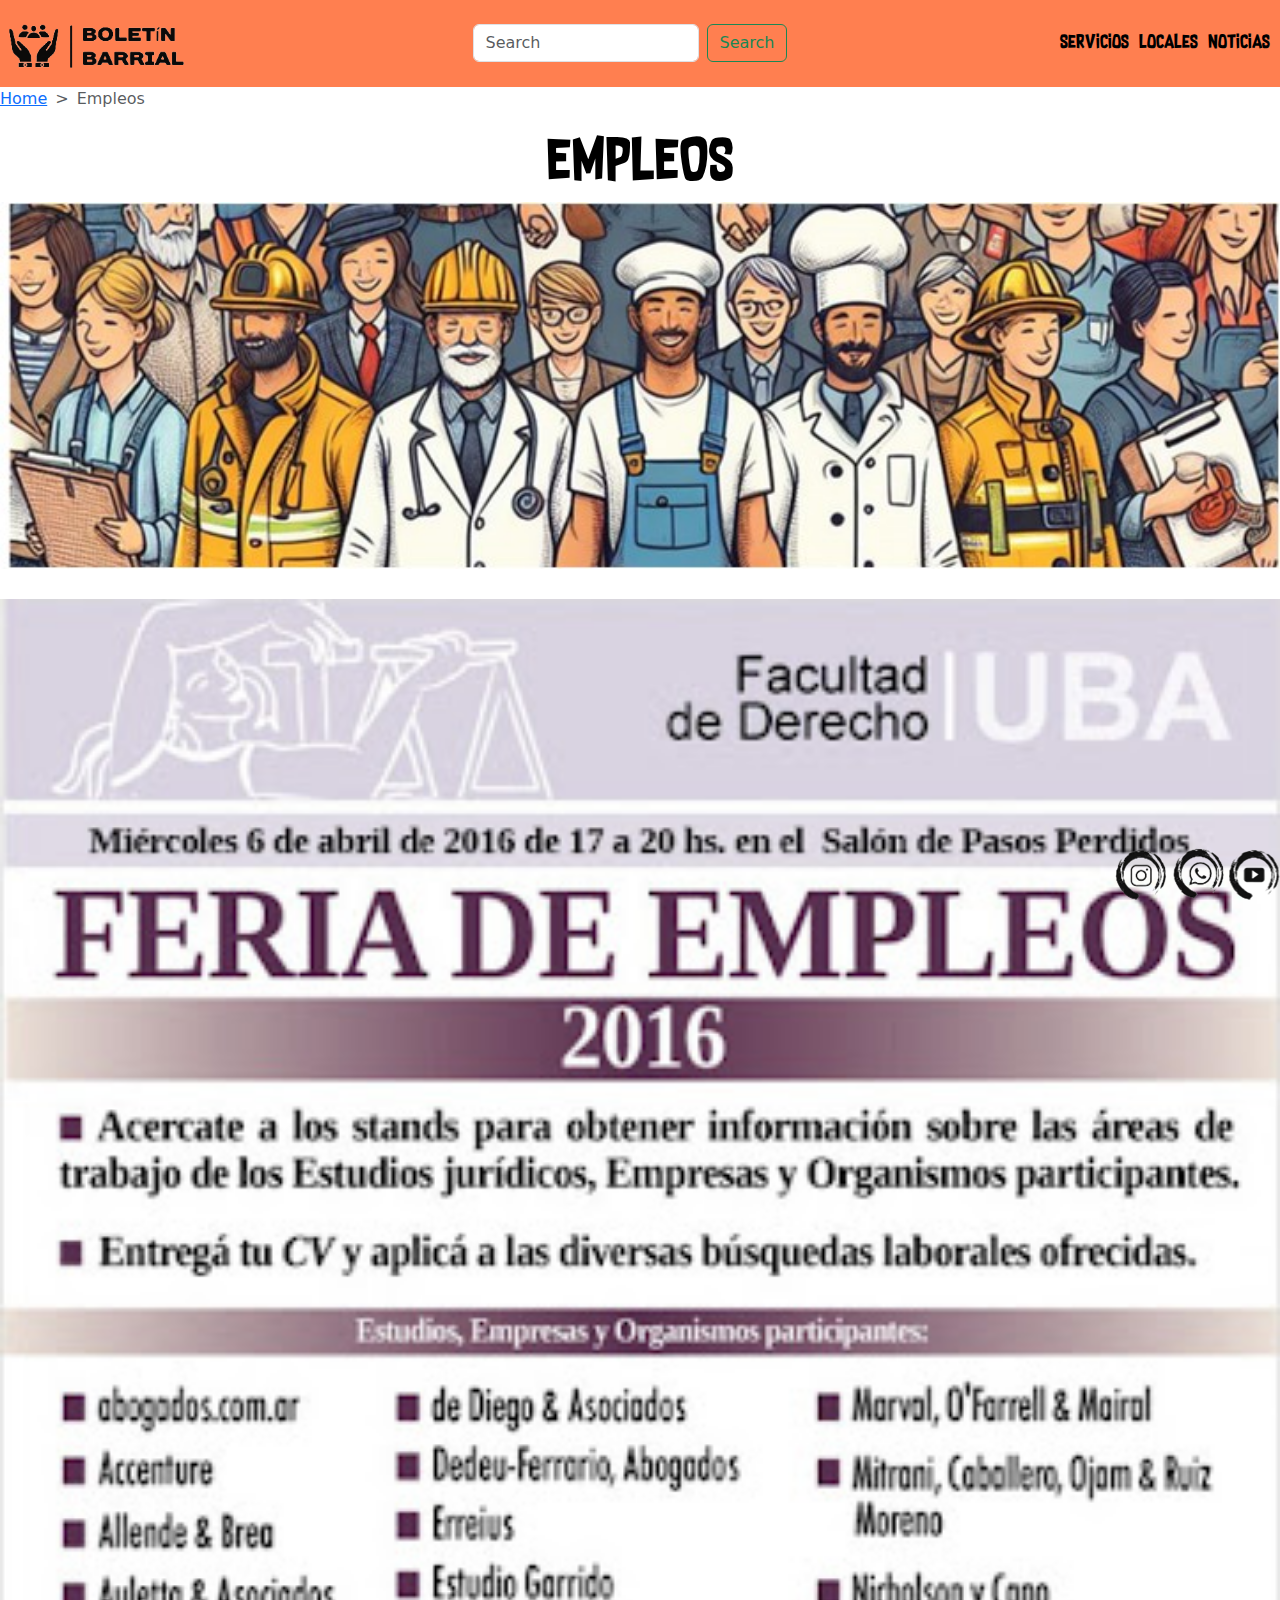
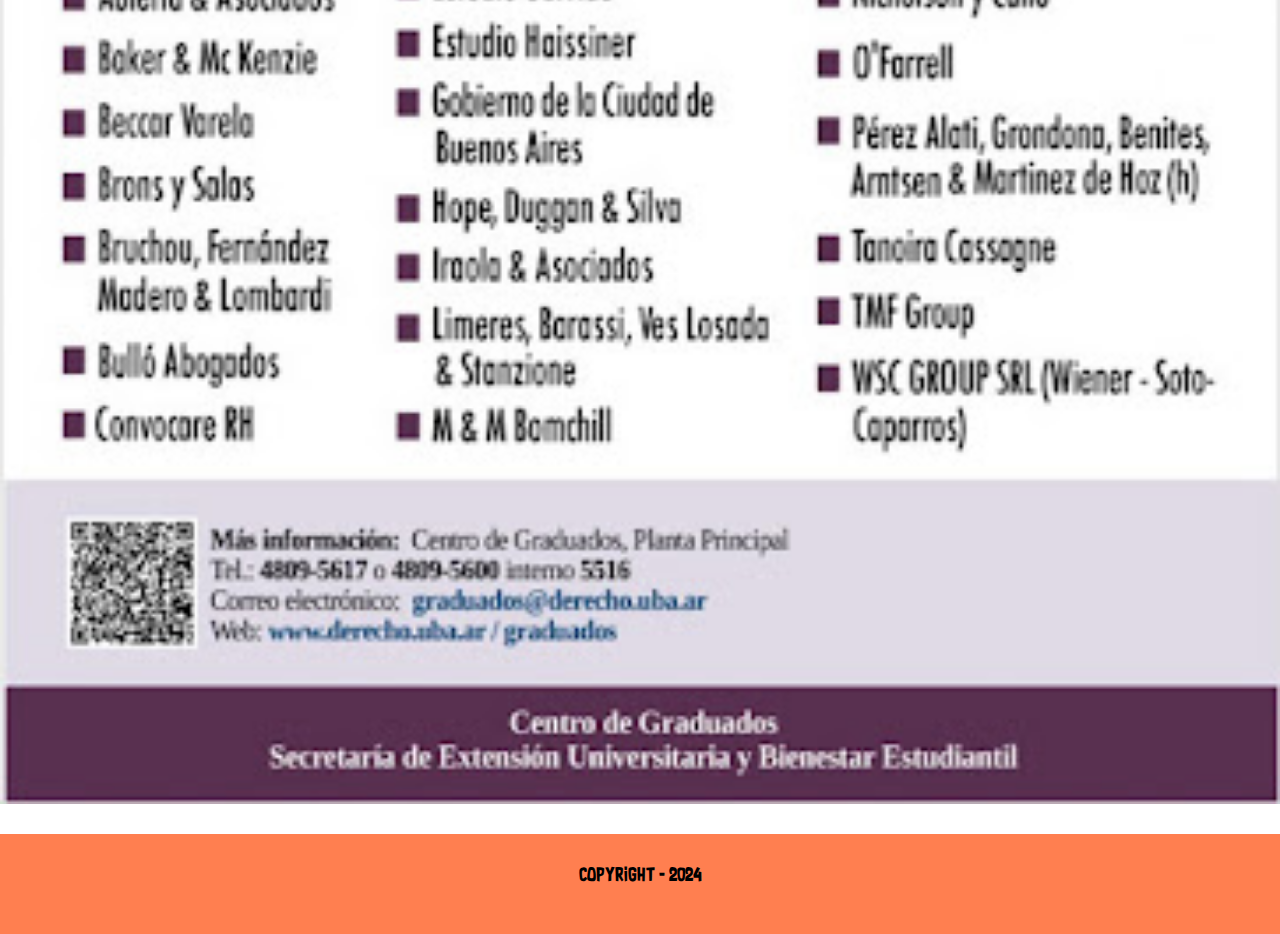
<file: pages/empleos.html>
<!DOCTYPE html>
<html lang="en">
<head>
    <meta charset="UTF-8">
    <meta name="viewport" content="width=device-width, initial-scale=1.0">
    <title>Empleos</title>
    <link rel="stylesheet" href="../css/style.css">
    <link href="https://cdn.jsdelivr.net/npm/bootstrap@5.3.3/dist/css/bootstrap.min.css" rel="stylesheet" integrity="sha384-QWTKZyjpPEjISv5WaRU9OFeRpok6YctnYmDr5pNlyT2bRjXh0JMhjY6hW+ALEwIH" crossorigin="anonymous">
    <link rel="icon" type="image/png" href="../assets/img/Favicon.png" />
</head>
<body>
    <header>
        <nav class="nav">
            <a href="../index.html"><img class="logo" src="../assets/img/logo.png" alt="Logo"></a>
            <form class="d-flex" role="search">
                <input class="form-control me-2" type="search" placeholder="Search" aria-label="Search">
                <button class="btn btn-outline-success" type="submit">Search</button>
             </form>
            <div class="menu">
                <a href="./servicios.html">Servicios</a>
                <a href="./locales.html">Locales</a>
                <a href="./noticias.html">Noticias</a>
            </div>
        </nav>
        </header>
    <main>
        <section>
            <nav style="--bs-breadcrumb-divider: '>';" aria-label="breadcrumb">
                <ol class="breadcrumb">
                  <li class="breadcrumb-item"><a href="../index.html">Home</a></li>
                  <li class="breadcrumb-item active" aria-current="page">Empleos</li>
                </ol>
              </nav>
        </section>
        <section>
            <div class="secciones">
                <a href="./empleos.html"> EMPLEOS
                    <img src="../assets/img/trabajadores.jpg" alt="Empleos" class="paginas">
                    <img src="../assets/img/listaEmpleos.jpg" alt="Empleos">
                </a>
            </div>
        </section>
    </main>
</body>
<footer>
    <div>
        <div class="copyright">
            <p>Copyright - 2024</p>
        </div>
        <div class="redesSociales">
            <a href="https://www.instagram.com/">
                <img src="../assets/img/Instagram.png" alt="Instagram"></a>
            <a href="https://www.whatsapp.com/?lang=es_LA">
                <img src="../assets/img/whatsapp.png" alt="Whatsapp"></a>
            <a href="https://www.youtube.com/">
                <img src="../assets/img/youtube.png" alt="Youtube"></a>
            </div>
        </div>
</footer>
</html>
</file>
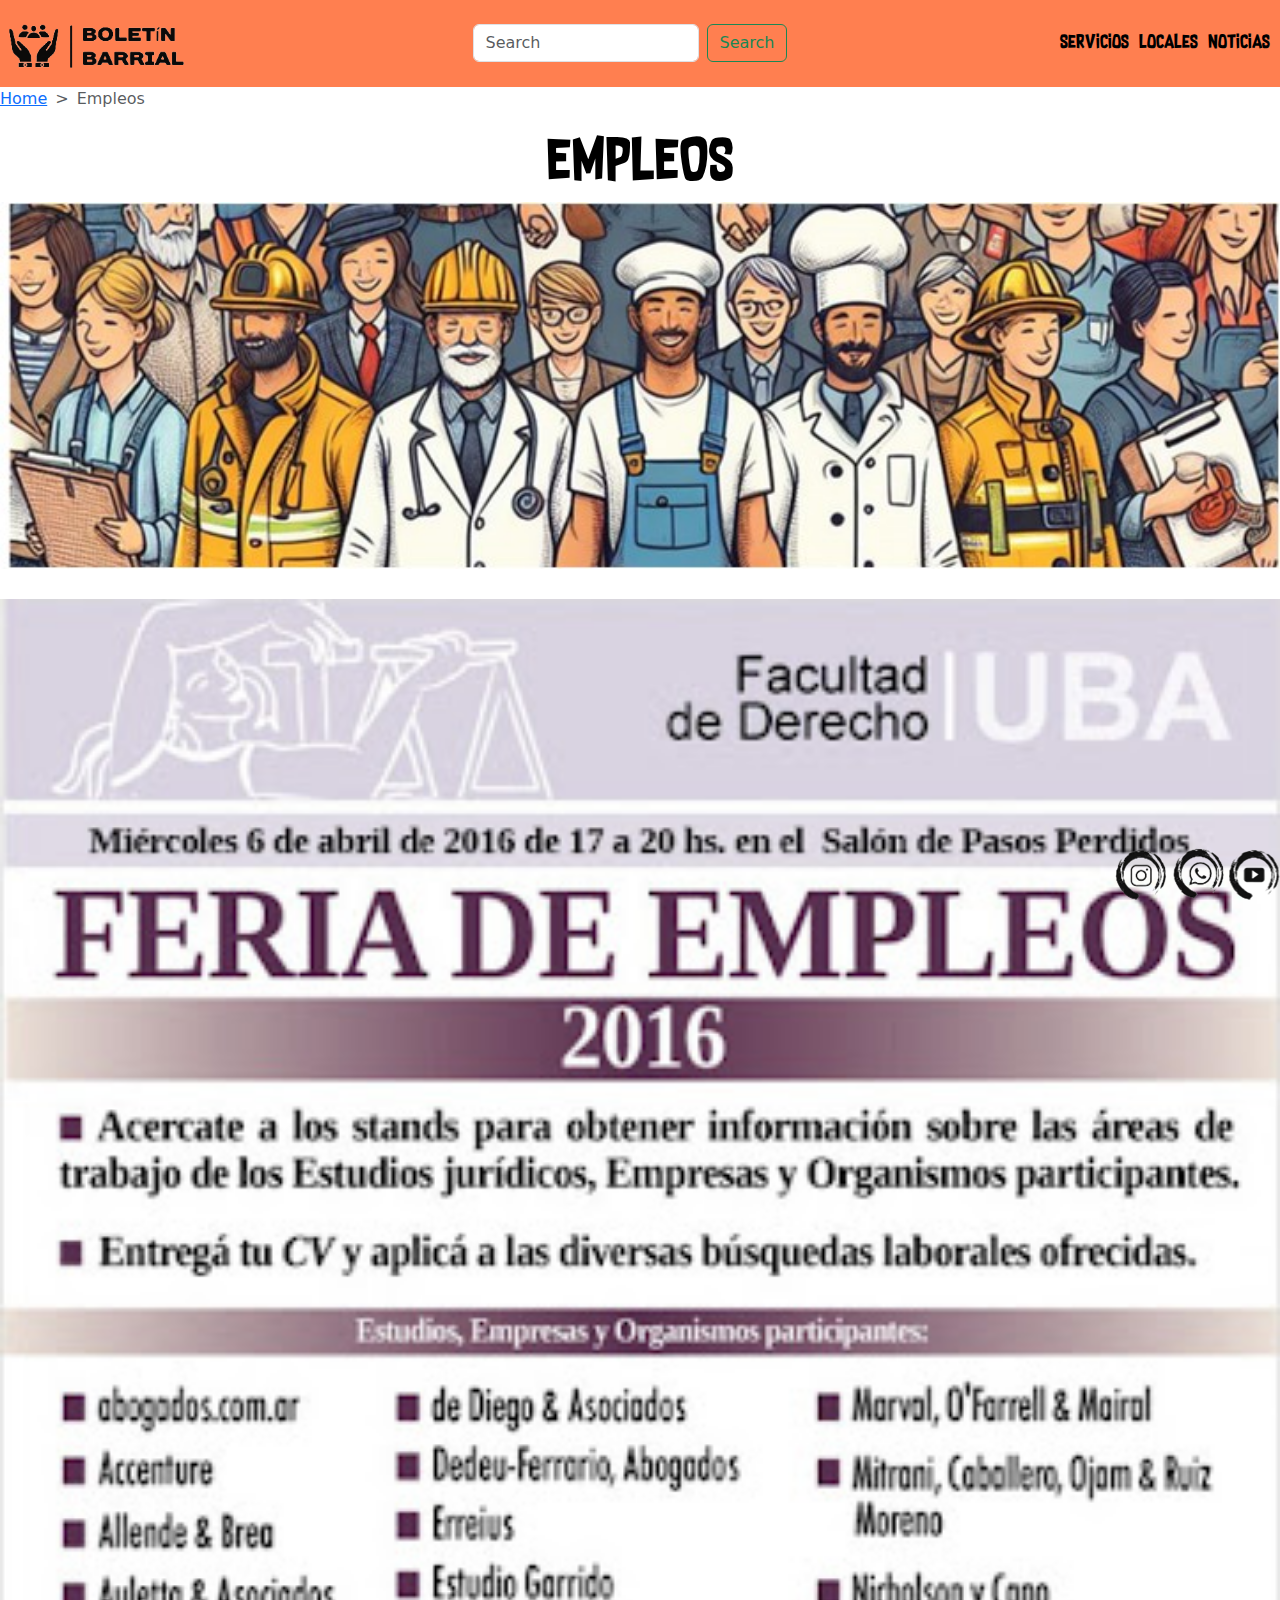
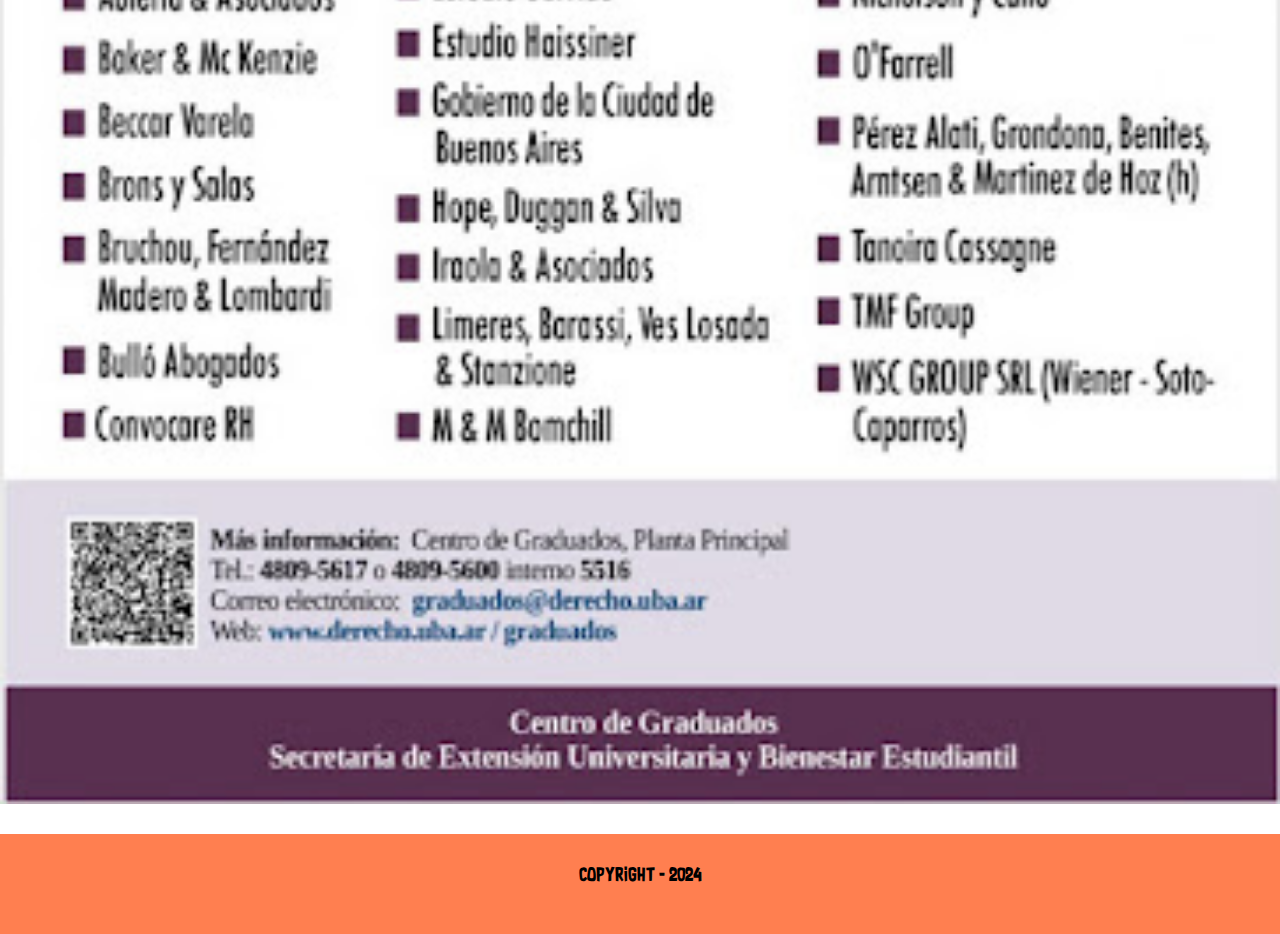
<file: pages/empleos2.html>
<!DOCTYPE html>
<html lang="en">
<head>
    <meta charset="UTF-8">
    <meta name="viewport" content="width=device-width, initial-scale=1.0">
    <title>Empleos</title>
    <link rel="stylesheet" href="../css/style.css">
    <link href="https://cdn.jsdelivr.net/npm/bootstrap@5.3.3/dist/css/bootstrap.min.css" rel="stylesheet" integrity="sha384-QWTKZyjpPEjISv5WaRU9OFeRpok6YctnYmDr5pNlyT2bRjXh0JMhjY6hW+ALEwIH" crossorigin="anonymous">
    <link rel="icon" type="image/png" href="../assets/img/Favicon.png" />
</head>
<body>
    <header>
        <nav class="nav">
            <a href="../index2.html"><img class="logo" src="../assets/img/logo.png" alt="Logo"></a>
            <form class="d-flex" role="search">
                <input class="form-control me-2" type="search" placeholder="Search" aria-label="Search">
                <button class="btn btn-outline-success" type="submit">Search</button>
             </form>
            <div class="menu">
                <a href="../pages/servicios2.html">Servicios</a>
                <a href="../pages/locales2.html">Locales</a>
                <a href="../pages/noticias2.html">Noticias</a>
            </div>
        </nav>
        </header>
    <main>
        <section>
            <nav style="--bs-breadcrumb-divider: '>';" aria-label="breadcrumb">
                <ol class="breadcrumb">
                  <li class="breadcrumb-item"><a href="../index2.html">Home</a></li>
                  <li class="breadcrumb-item active" aria-current="page">Empleos</li>
                </ol>
              </nav>
        </section>
        <section>
            <div class="secciones">
                <a href="../pages/empleos2.html"> EMPLEOS
                    <img src="../assets/img/trabajadores.jpg" alt="Empleos" class="paginas">
                    <img src="../assets/img/listaEmpleos.jpg" alt="Empleos">
                </a>
            </div>
        </section>
    </main>
</body>
<footer>
    <div>
        <div class="copyright">
            <p>Copyright - 2024</p>
        </div>
        <div class="redesSociales">
            <a href="https://www.instagram.com/" target="_blank">
                <img src="../assets/img/Instagram.png" alt="Instagram"></a>
            <a href="https://www.whatsapp.com/?lang=es_LA" target="_blank">
                <img src="../assets/img/whatsapp.png" alt="Whatsapp"></a>
            <a href="https://www.youtube.com/" target="_blank">
                <img src="../assets/img/youtube.png" alt="Youtube"></a>
            </div>
        </div>
</footer>
</html>
</file>
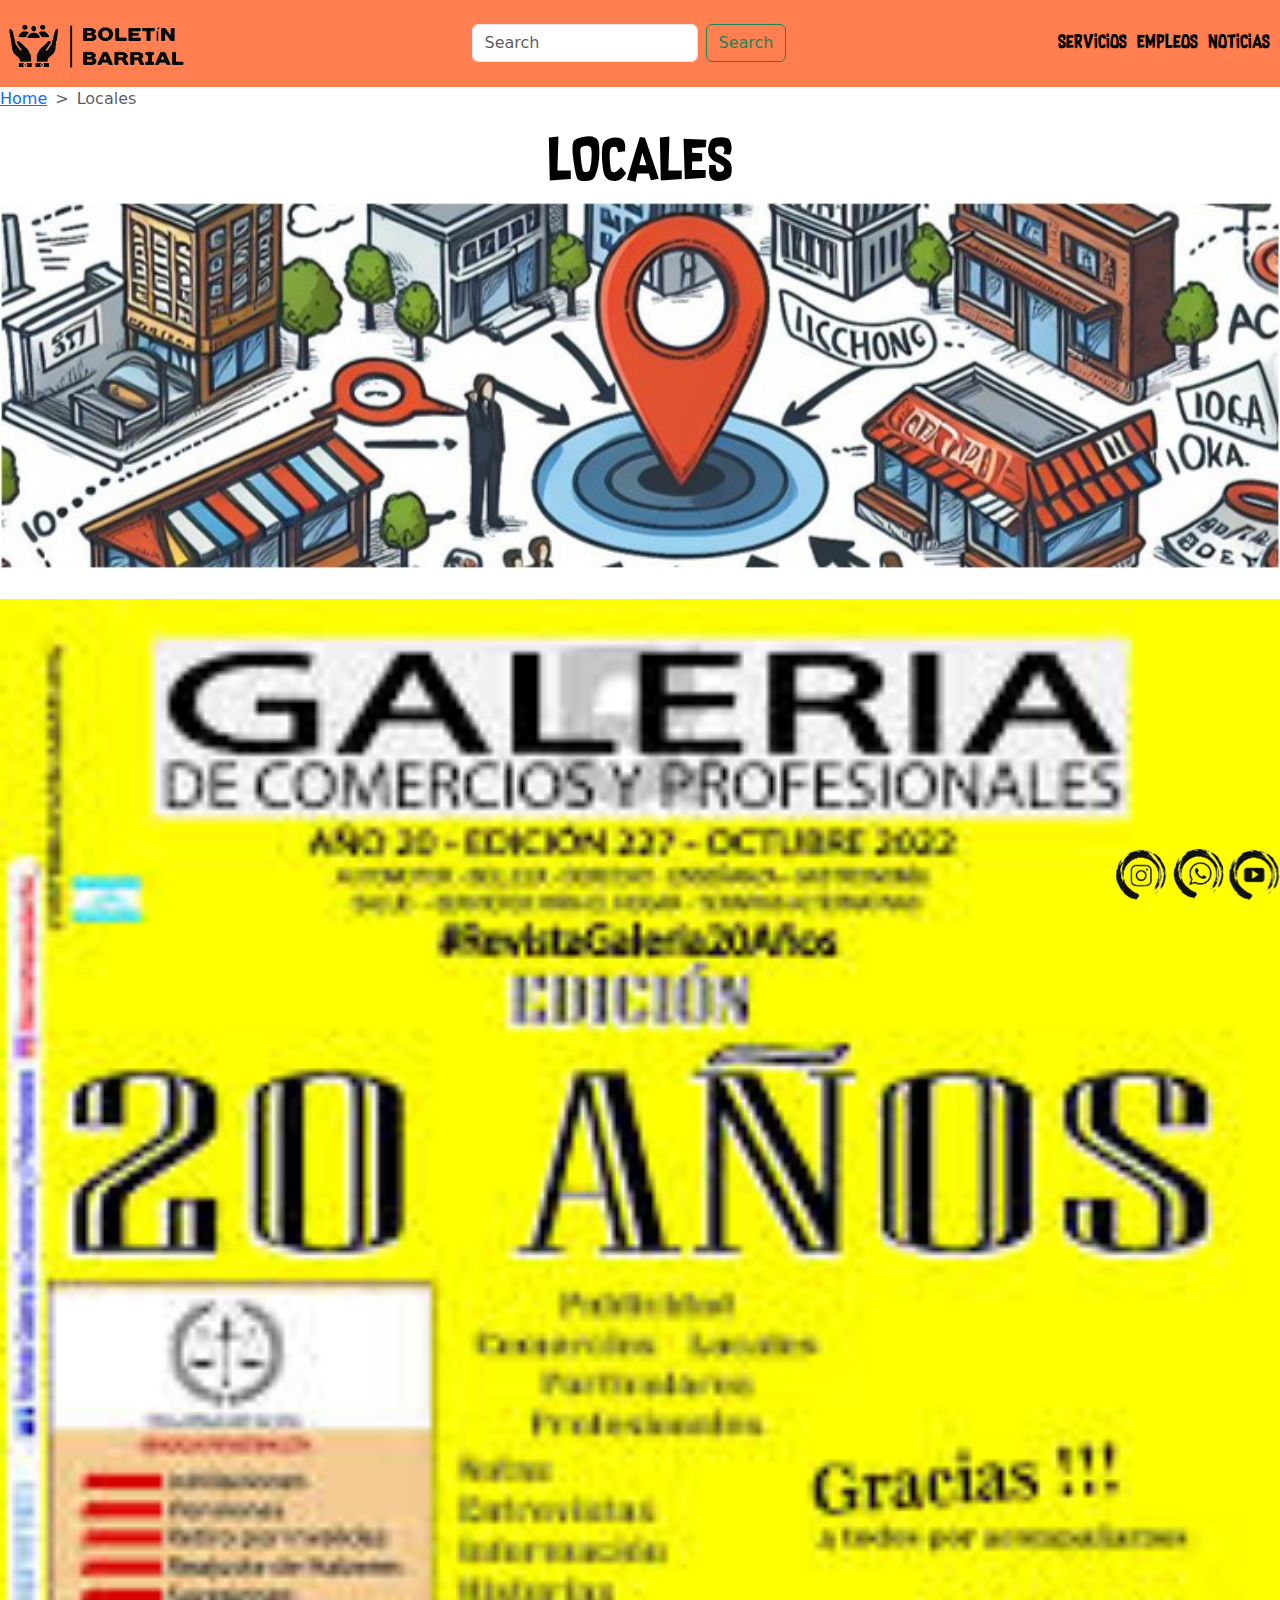
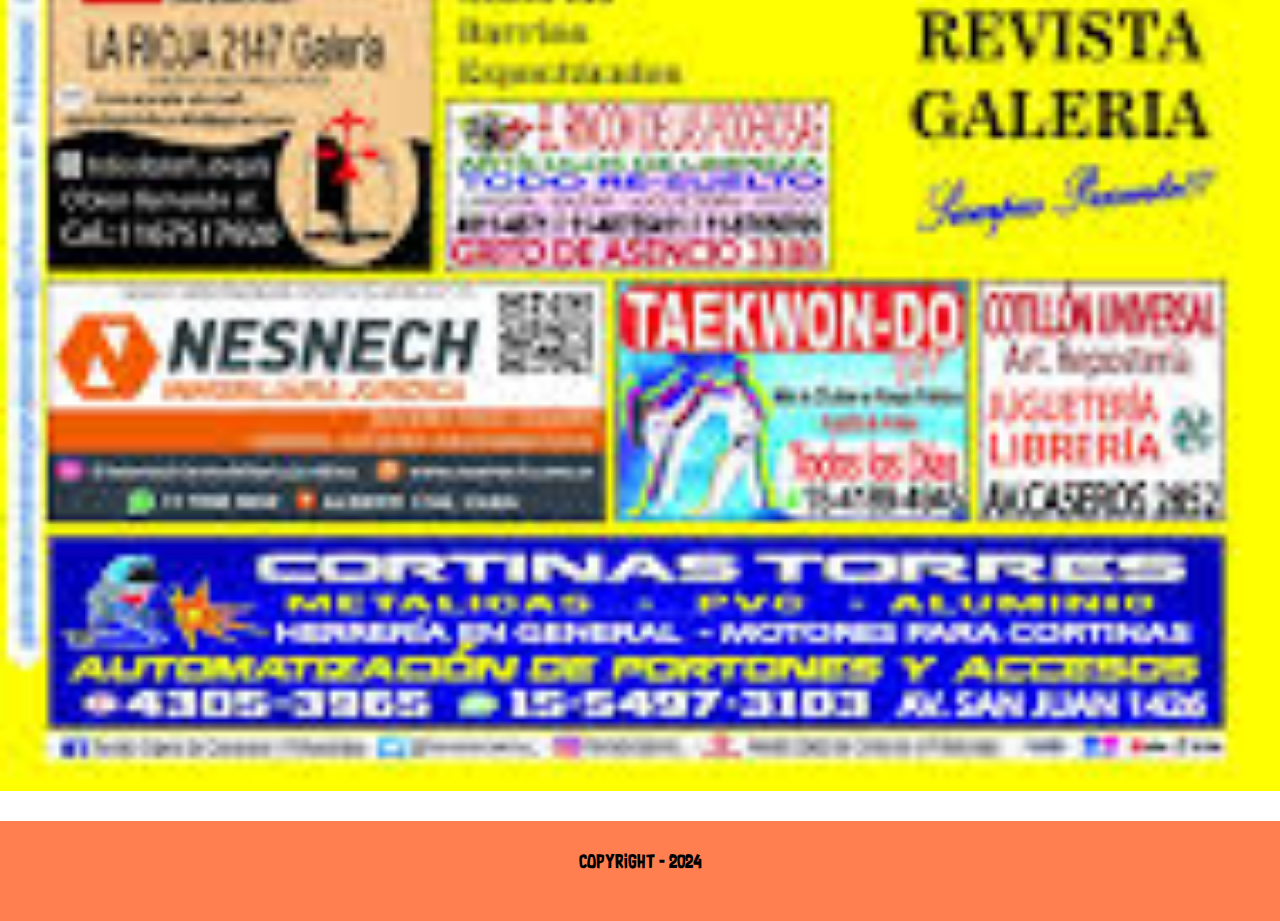
<file: pages/locales.html>
<!DOCTYPE html>
<html lang="en">
<head>
    <meta charset="UTF-8">
    <meta name="viewport" content="width=device-width, initial-scale=1.0">
    <title>Locales</title>
    <link rel="stylesheet" href="../css/style.css">
    <link href="https://cdn.jsdelivr.net/npm/bootstrap@5.3.3/dist/css/bootstrap.min.css" rel="stylesheet" integrity="sha384-QWTKZyjpPEjISv5WaRU9OFeRpok6YctnYmDr5pNlyT2bRjXh0JMhjY6hW+ALEwIH" crossorigin="anonymous">
    <link rel="icon" type="image/png" href="../assets/img/Favicon.png" />
</head>
<body>
    <header>
        <nav class="nav">
            <a href="../index.html"><img class="logo" src="../assets/img/logo.png" alt="Logo"></a>
            <form class="d-flex" role="search">
                <input class="form-control me-2" type="search" placeholder="Search" aria-label="Search">
                <button class="btn btn-outline-success" type="submit">Search</button>
             </form>
            <div class="menu">
                <a href="../pages/servicios.html">Servicios</a>
                <a href="../pages/empleos.html">Empleos</a>
                <a href="../pages/noticias.html">Noticias</a>
            </div>
        </nav>
    </header>
    <main>
        <section>
            <nav style="--bs-breadcrumb-divider: '>';" aria-label="breadcrumb">
                <ol class="breadcrumb">
                  <li class="breadcrumb-item"><a href="../index.html">Home</a></li>
                  <li class="breadcrumb-item active" aria-current="page">Locales</li>
                </ol>
              </nav>
        </section>
        <section>
            <div class="secciones">
                <a href="../pages/locales.html"> LOCALES
                    <img src="../assets/img/locales.jpg" alt="Locales" class="paginas">
                    <img src="../assets/img/propagandas.jpeg" alt="Locales">
                </a>
            </div>
        </section>
    </main>
</body>
<footer>
    <div>
        <div class="copyright">
            <p>Copyright - 2024</p>
        </div>
        <div class="redesSociales">
            <a href="https://www.instagram.com/" target="_blank">
                <img src="../assets/img/Instagram.png" alt="Instagram"></a>
            <a href="https://www.whatsapp.com/?lang=es_LA" target="_blank">
                <img src="../assets/img/whatsapp.png" alt="Whatsapp"></a>
            <a href="https://www.youtube.com/" target="_blank">
                <img src="../assets/img/youtube.png" alt="Youtube"></a>
            </div>
        </div>
</footer>
</html>
</file>
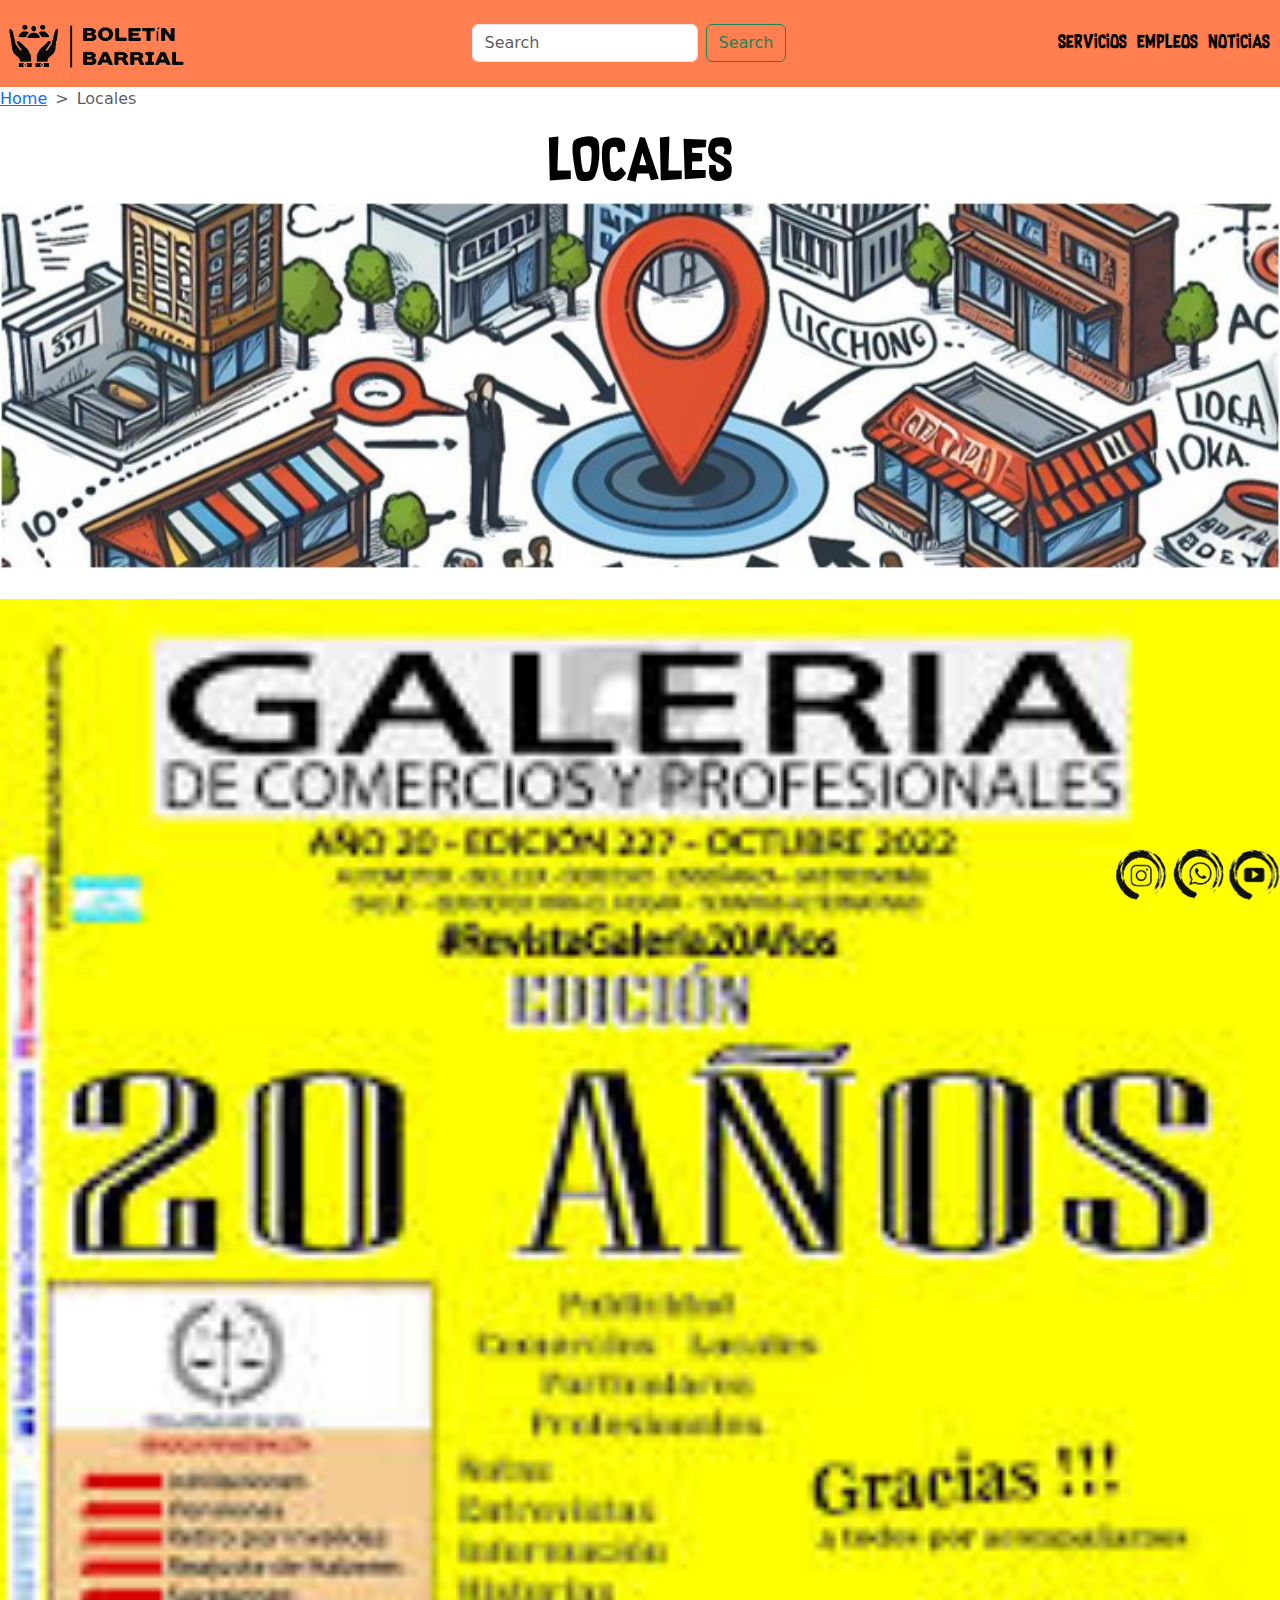
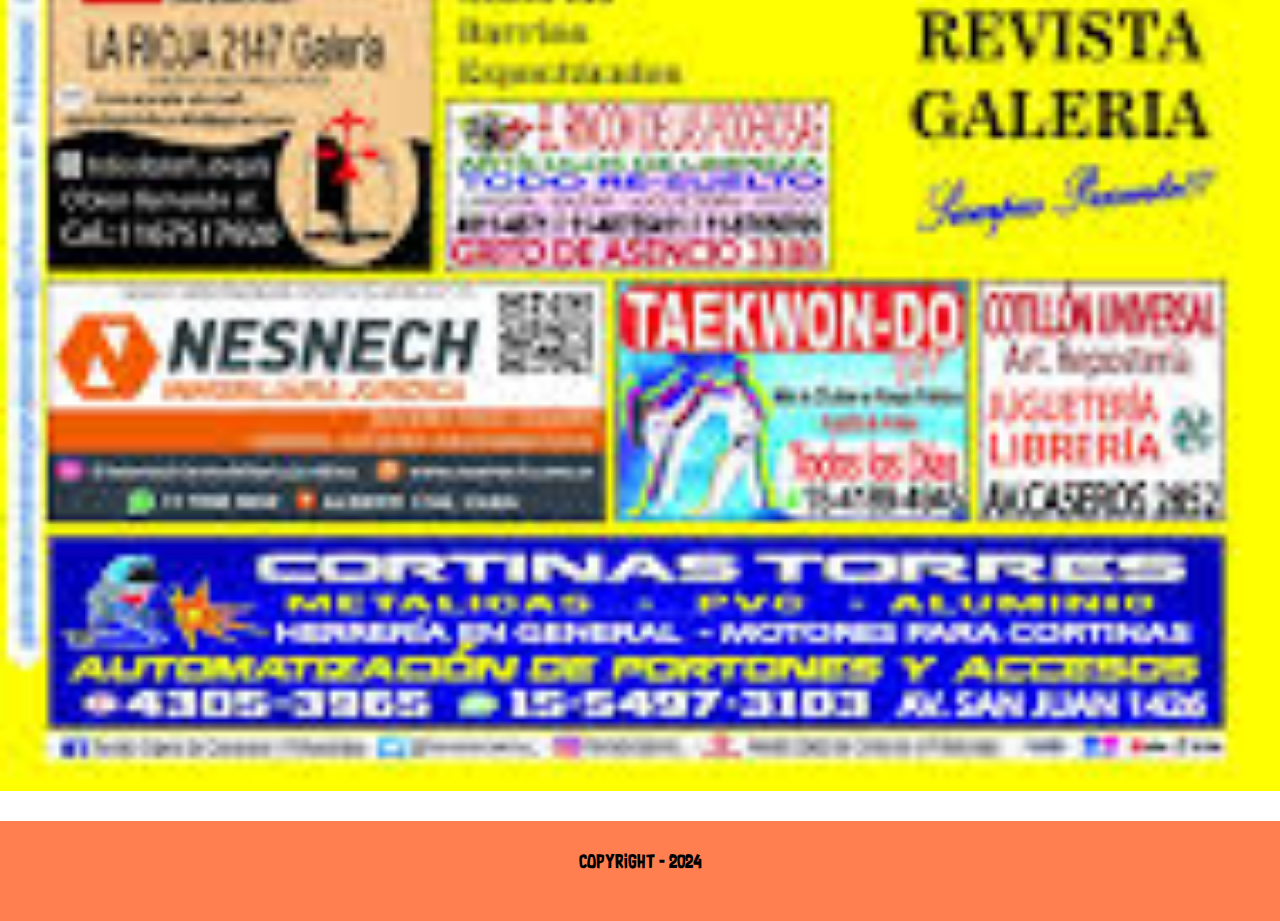
<file: pages/locales2.html>
<!DOCTYPE html>
<html lang="en">
<head>
    <meta charset="UTF-8">
    <meta name="viewport" content="width=device-width, initial-scale=1.0">
    <title>Locales</title>
    <link rel="stylesheet" href="../css/style.css">
    <link href="https://cdn.jsdelivr.net/npm/bootstrap@5.3.3/dist/css/bootstrap.min.css" rel="stylesheet" integrity="sha384-QWTKZyjpPEjISv5WaRU9OFeRpok6YctnYmDr5pNlyT2bRjXh0JMhjY6hW+ALEwIH" crossorigin="anonymous">
    <link rel="icon" type="image/png" href="../assets/img/Favicon.png" />
</head>
<body>
    <header>
        <nav class="nav">
            <a href="../index2.html"><img class="logo" src="../assets/img/logo.png" alt="Logo"></a>
            <form class="d-flex" role="search">
                <input class="form-control me-2" type="search" placeholder="Search" aria-label="Search">
                <button class="btn btn-outline-success" type="submit">Search</button>
             </form>
            <div class="menu">
                <a href="../pages/servicios2.html">Servicios</a>
                <a href="../pages/empleos2.html">Empleos</a>
                <a href="../pages/noticias2.html">Noticias</a>
            </div>
        </nav>
    </header>
    <main>
        <section>
            <nav style="--bs-breadcrumb-divider: '>';" aria-label="breadcrumb">
                <ol class="breadcrumb">
                  <li class="breadcrumb-item"><a href="../index2.html">Home</a></li>
                  <li class="breadcrumb-item active" aria-current="page">Locales</li>
                </ol>
              </nav>
        </section>
        <section>
            <div class="secciones">
                <a href="../pages/locales2.html"> LOCALES
                    <img src="../assets/img/locales.jpg" alt="Locales" class="paginas">
                    <img src="../assets/img/propagandas.jpeg" alt="Locales">
                </a>
            </div>
        </section>
    </main>
</body>
<footer>
    <div>
        <div class="copyright">
            <p>Copyright - 2024</p>
        </div>
        <div class="redesSociales">
            <a href="https://www.instagram.com/" target="_blank">
                <img src="../assets/img/Instagram.png" alt="Instagram"></a>
            <a href="https://www.whatsapp.com/?lang=es_LA" target="_blank">
                <img src="../assets/img/whatsapp.png" alt="Whatsapp"></a>
            <a href="https://www.youtube.com/" target="_blank">
                <img src="../assets/img/youtube.png" alt="Youtube"></a>
            </div>
        </div>
</footer>
</html>
</file>
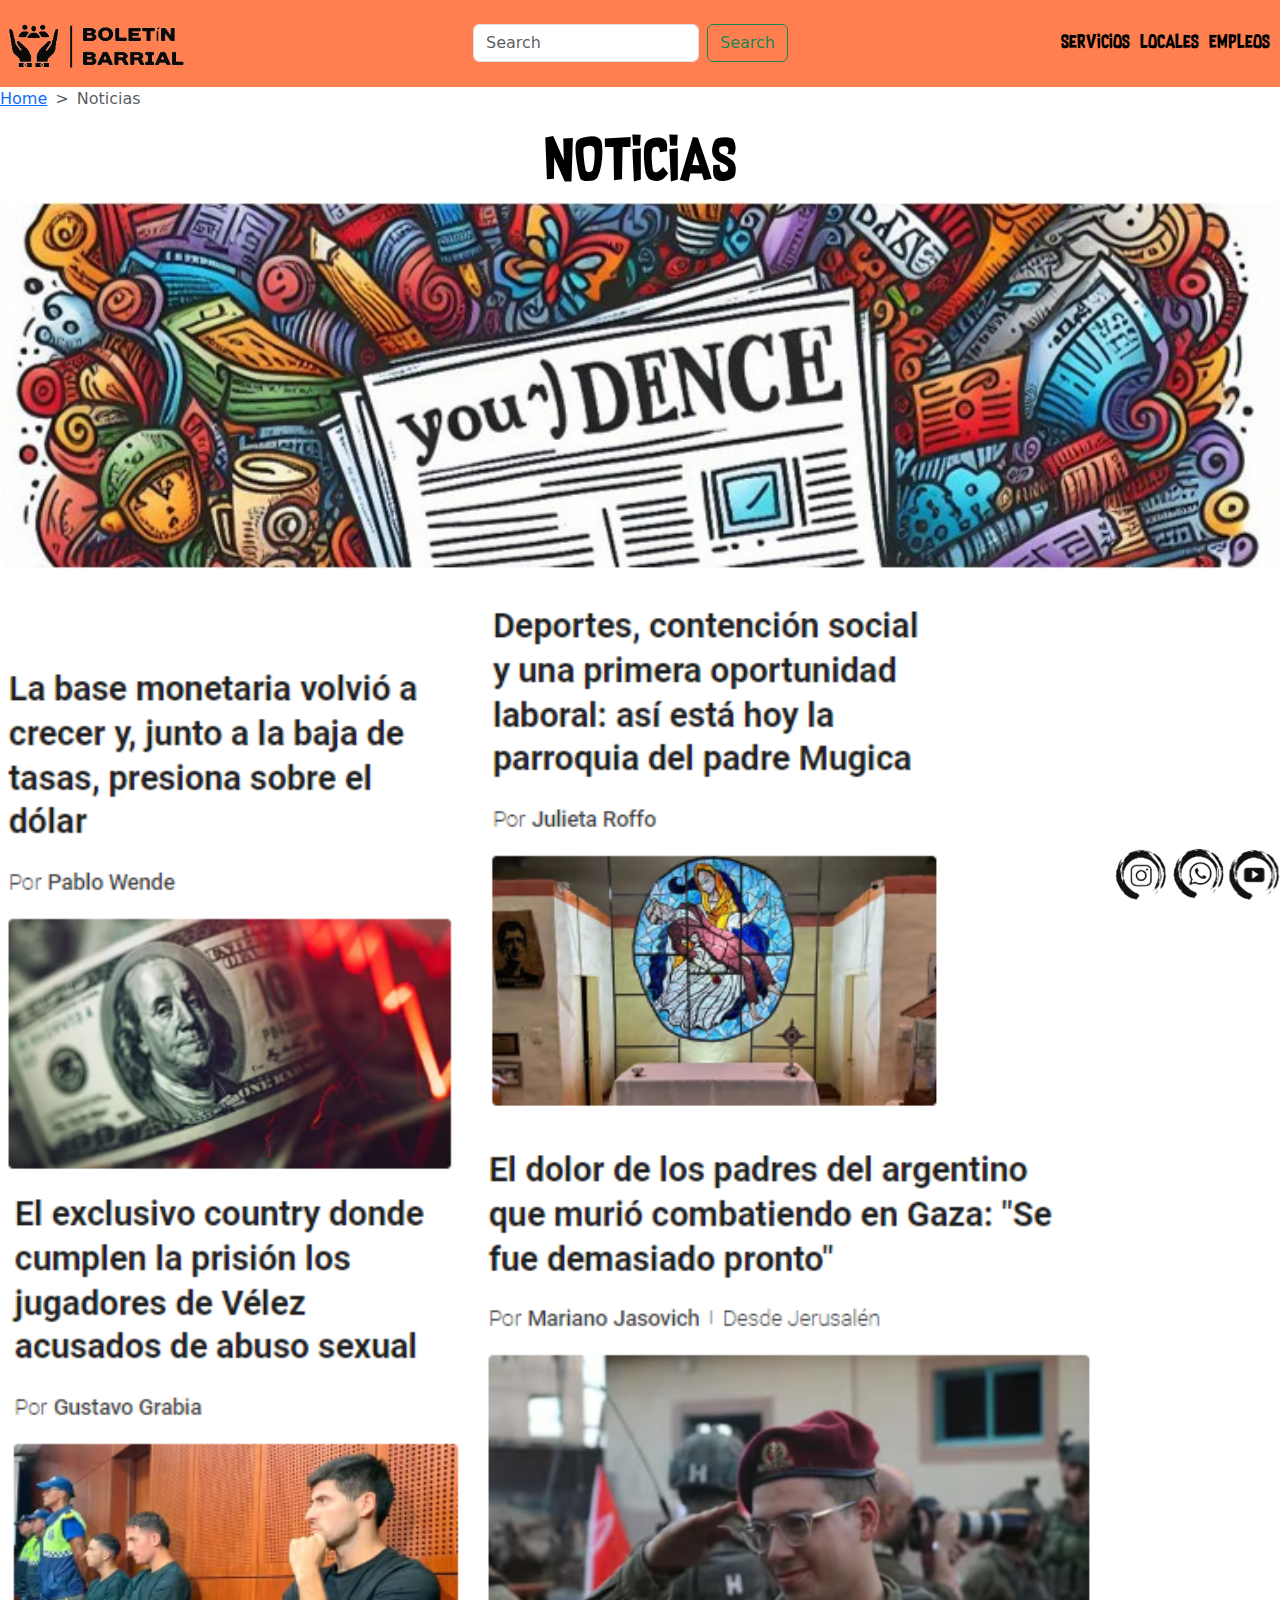
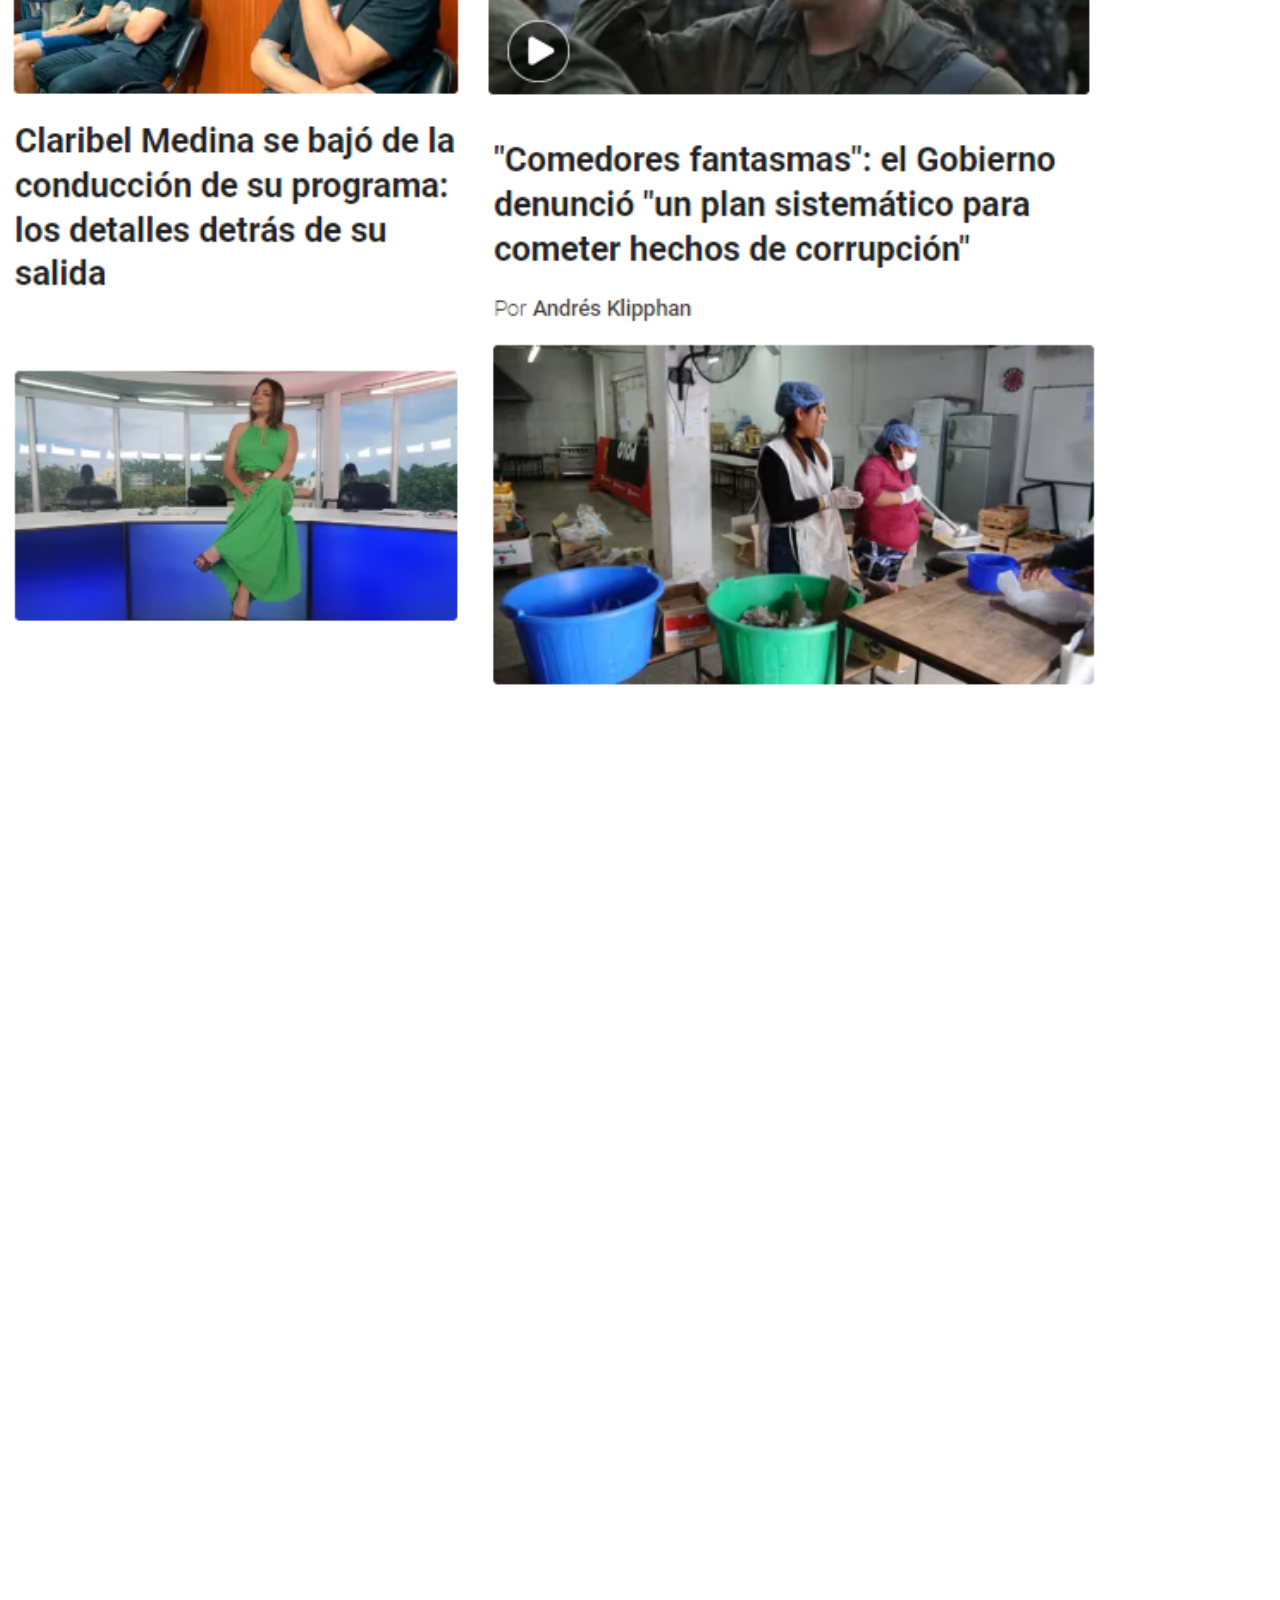
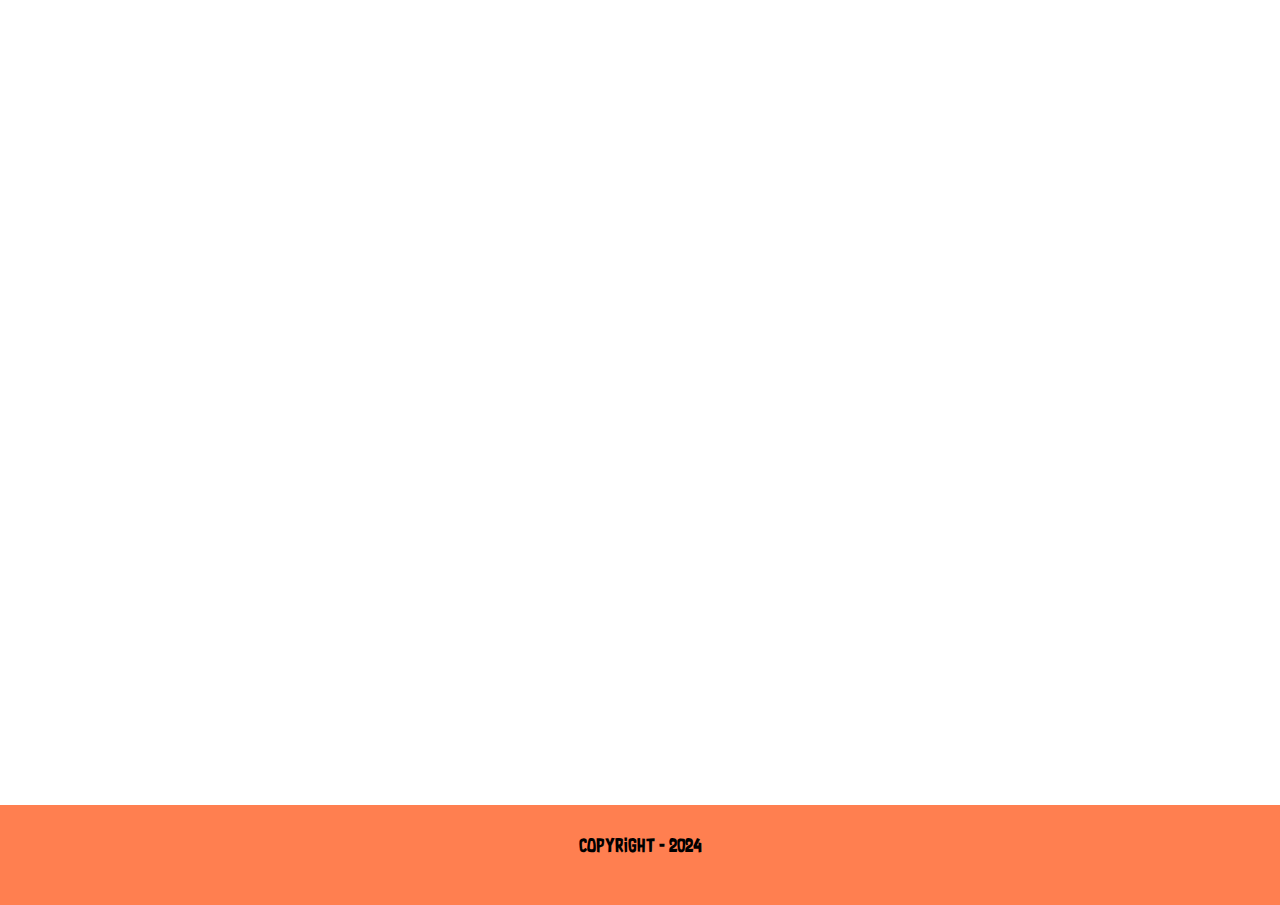
<file: pages/noticias.html>
<!DOCTYPE html>
<html lang="en">
<head>
    <meta charset="UTF-8">
    <meta name="viewport" content="width=device-width, initial-scale=1.0">
    <title>Noticias</title>
    <link rel="stylesheet" href="../css/style.css">
    <link href="https://cdn.jsdelivr.net/npm/bootstrap@5.3.3/dist/css/bootstrap.min.css" rel="stylesheet" integrity="sha384-QWTKZyjpPEjISv5WaRU9OFeRpok6YctnYmDr5pNlyT2bRjXh0JMhjY6hW+ALEwIH" crossorigin="anonymous">
    <link rel="icon" type="image/png" href="../assets/img/Favicon.png" />
</head>
<body>
    <header>
        <nav class="nav">
            <a href="../index.html"><img class="logo" src="../assets/img/logo.png" alt="Logo"></a>
            <form class="d-flex" role="search">
                <input class="form-control me-2" type="search" placeholder="Search" aria-label="Search">
                <button class="btn btn-outline-success" type="submit">Search</button>
             </form>
            <div class="menu">
                <a href="./servicios.html">Servicios</a>
                <a href="./locales.html">Locales</a>
                <a href="./empleos.html">Empleos</a>
            </div>
        </nav>
    </header>
    <main>
        <section>
            <nav style="--bs-breadcrumb-divider: '>';" aria-label="breadcrumb">
                <ol class="breadcrumb">
                  <li class="breadcrumb-item"><a href="../index.html">Home</a></li>
                  <li class="breadcrumb-item active" aria-current="page">Noticias</li>
                </ol>
              </nav>
        </section>
        <div>
            <div class="secciones">
                <a href="./noticias.html"> NOTICIAS
                    <img src="../assets/img/diarios.jpg" alt="Locales" class="paginas">
                    <!--<img src="../assets/img/noticiasVarias.png" alt="Noticias"> -->
                </a>
            </div>
            <div class="noticias">
                <div class="noticias1">
                    <div>
                        <img src="../assets/img/notis/noti1.png" alt="noticia1"> 
                    </div>
                    <div>
                        <img src="../assets/img/notis/noti2.png" alt="noticia2">
                    </div>
                    <div>
                        <img src="../assets/img/notis/noti3.png" alt="noticia3">
                    </div>
                </div>
                <div div class="noticias2">
                    <div>
                        <img src="../assets/img/notis/noti4.png" alt="noticia4">
                    </div>
                    <div>
                        <img src="../assets/img/notis/noti5.png" alt="noticia5">
                    </div>
                    <div>
                        <img src="../assets/img/notis/noti6.png" alt="noticia6">
                    </div>
                </div>
            </div>
        </div>   
    </main>
</body>
<footer>
    <div>
        <div class="copyright">
            <p>Copyright - 2024</p>
        </div>
        <div class="redesSociales">
            <a href="https://www.instagram.com/">
                <img src="../assets/img/Instagram.png" alt="Instagram"></a>
            <a href="https://www.whatsapp.com/?lang=es_LA">
                <img src="../assets/img/whatsapp.png" alt="Whatsapp"></a>
            <a href="https://www.youtube.com/">
                <img src="../assets/img/youtube.png" alt="Youtube"></a>
            </div>
        </div>
</footer>
</html>
</file>
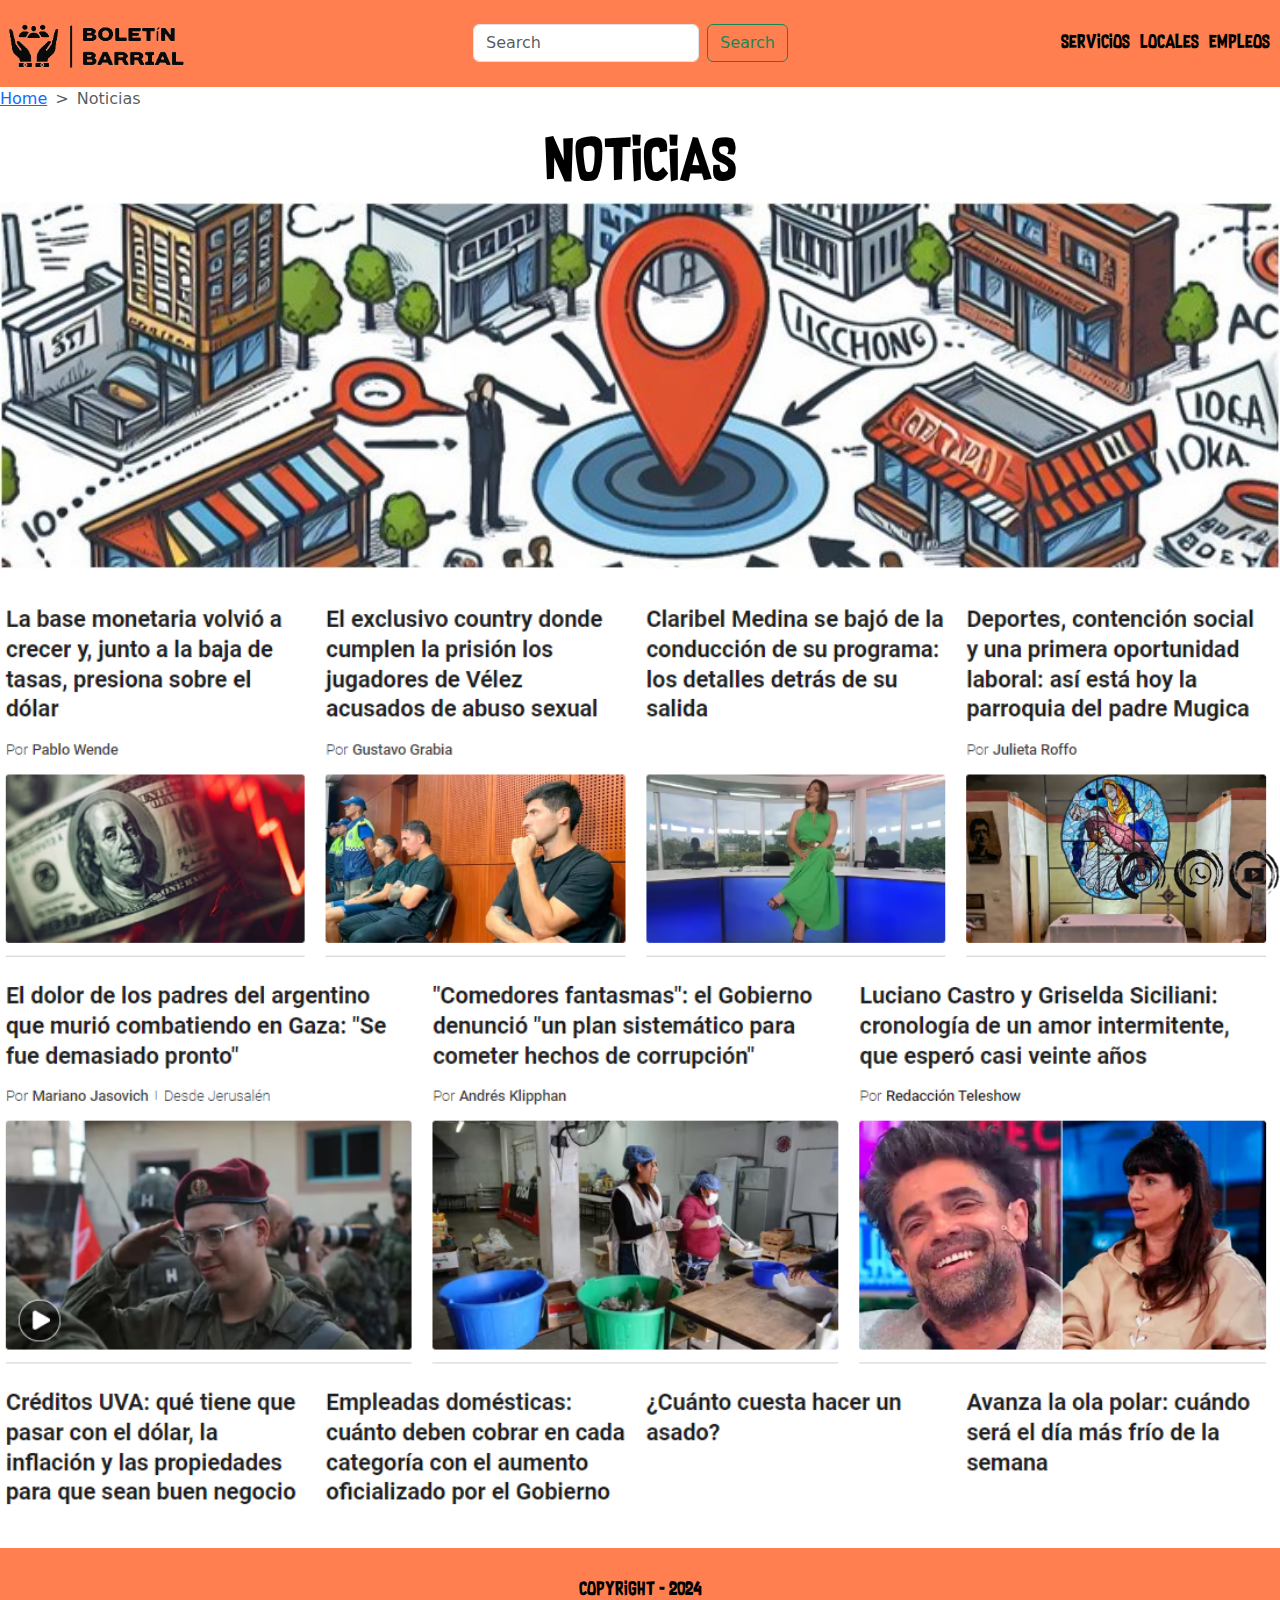
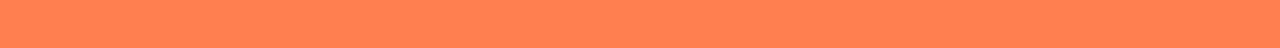
<file: pages/noticias2.html>
<!DOCTYPE html>
<html lang="en">
<head>
    <meta charset="UTF-8">
    <meta name="viewport" content="width=device-width, initial-scale=1.0">
    <title>Noticias</title>
    <link rel="stylesheet" href="../css/style.css">
    <link href="https://cdn.jsdelivr.net/npm/bootstrap@5.3.3/dist/css/bootstrap.min.css" rel="stylesheet" integrity="sha384-QWTKZyjpPEjISv5WaRU9OFeRpok6YctnYmDr5pNlyT2bRjXh0JMhjY6hW+ALEwIH" crossorigin="anonymous">
    <link rel="icon" type="image/png" href="../assets/img/Favicon.png" />
</head>
<body>
    <header>
        <nav class="nav">
            <a href="../index2.html"><img class="logo" src="../assets/img/logo.png" alt="Logo"></a>
            <form class="d-flex" role="search">
                <input class="form-control me-2" type="search" placeholder="Search" aria-label="Search">
                <button class="btn btn-outline-success" type="submit">Search</button>
             </form>
            <div class="menu">
                <a href="../pages/servicios2.html">Servicios</a>
                <a href="../pages/locales2.html">Locales</a>
                <a href="../pages/empleos2.html">Empleos</a>
            </div>
        </nav>
    </header>
    <main>
        <section>
            <nav style="--bs-breadcrumb-divider: '>';" aria-label="breadcrumb">
                <ol class="breadcrumb">
                  <li class="breadcrumb-item"><a href="../index2.html">Home</a></li>
                  <li class="breadcrumb-item active" aria-current="page">Noticias</li>
                </ol>
              </nav>
        </section>
        <section>
            <div class="secciones">
                <a href="../pages/locales2.html"> NOTICIAS
                    <img src="../assets/img/locales.jpg" alt="Locales" class="paginas">
                    <img src="../assets/img/noticiasVarias.png" alt="Noticias">
                </a>
            </div>
        </section>   
    </main>
</body>
<footer>
    <div>
        <div class="copyright">
            <p>Copyright - 2024</p>
        </div>
        <div class="redesSociales">
            <a href="https://www.instagram.com/" target="_blank">
                <img src="../assets/img/Instagram.png" alt="Instagram"></a>
            <a href="https://www.whatsapp.com/?lang=es_LA" target="_blank">
                <img src="../assets/img/whatsapp.png" alt="Whatsapp"></a>
            <a href="https://www.youtube.com/" target="_blank">
                <img src="../assets/img/youtube.png" alt="Youtube"></a>
            </div>
        </div>
</footer>
</html>
</file>
<file: css/style.css>
*{
    margin:0;
    padding:0;
    box-sizing: border-box;
    }
 
.nav {
    display: flex;
    justify-content: space-between;
    align-items: center;
    background-color:coral;
    padding: 10px;
}

.nav .logo {
    width: 200px;
}

.nav .menu {
    display: flex;
    gap: 10px;
}

.nav .menu a {
    font-family:'Rocketship';
    color: black;
    text-decoration: none;
}

/*.button {
    display: inline-block;
    font-size: 10px;
    padding: 3px 3px;
    border: none;
    border-radius: 5px;
}

.button:active {
    box-shadow: 0 2px black;
    transform: translateY(3px);
}

button:hover{
    background-color:gray;
}
*/
.informacionDiaria {
    display: grid;
    grid-template-columns: 50% 50%;
    grid-template-rows: auto 1fr;
    gap: 10px;
    align-items: center;
}

.text p {
    grid-row: 1;
    grid-column: 1;
    font-family:'Rocketship';
    text-align: center;
    
}

.ciudad {
    grid-row: 2;
    grid-column: auto;
}

.ciudad img{
    max-width: 100%;
    height: auto;
    align-items: center;
}

.cotizacion iframe{
    grid-row: 1 / span 2;
    grid-column: 2;
}

.notas {
    display: flex;
}

.nota {
    flex: 1;
    padding: 20px;
    border: 1px solid #ddd;
}

.nota h2 {
    font-family:'Rocketship';
    font-weight: bold;
    margin-bottom: 10px;
}

.nota article::first-letter{
    font-size: 40px;
}

.secciones a{
    display: flex;
    flex-direction: column;
    justify-content: center;
    align-items: center;
    height: auto;
    width: 100%;
    text-decoration: none;
    font-family:'Rocketship';
    font-size: 50px;
    color: black;
}

.secciones img{
    width: 100%;
    height:auto;
    display: block; 
    margin-bottom: 30px;
}

.noticias{
    display: grid;
    grid-template-columns: repeat(3, 1fr);
    grid-template-rows: repeat(2, 1fr);
    align-items: center;
    gap: 10px;
}

.paginas {
    width: 100%; 
}

.redesSociales{
    position:fixed;
    right:0;
    bottom:0;
}

.copyright{
    text-align: center;
    padding: 30px;
    background-color: coral;
    font-family:'Rocketship';
    color: black;
}

@media (max-width: 1024px) {
    header{
        background-color: brown;
        justify-content: space-around;
        }
    }

@media (max-width: 768px) {
    header{
        flex-direction: column;
        justify-content: center;
        align-items: center;
        }
    .galeria{
        grid-template-columns: repeat(2,50%);
        grid-template-areas:
        "item1"
        "item2";
        }
    }
    
@media (max-width: 425px) {
    .informacionDiaria{
        flex-direction: column;
        justify-content: center;
        align-items: center;
        }
    .notas{
        flex-direction: column;
        justify-content: center;
        align-items: center;
        }   
    }

@media (max-width: 375px) {
    .informacionDiaria{
        flex-direction: column;
        justify-content: center;
        align-items: center;
        }
    .notas{
        flex-direction: column;
        justify-content: center;
        align-items: center;
        }
}

@media (max-width: 320px) {
    /*.informacionDiaria{
        flex-direction: column;
        justify-content: center;
        align-items: center;
        }*/

    .informacionDiaria {
        display: flex;
        flex-wrap: wrap;
        justify-content: center;
        align-items: center;
        }
    
    .noticias{
        display: inline-block;
        justify-content:center;
        align-items: center;
        padding: 10px;

    .noticias1 img{
        max-width: 80%;
        width: auto;
        margin-left: 0;
    }

    .noticias2 img{
        max-width: 80%;
        width: auto;
        margin-left: 0;
    }
}
        /*.ciudad {
    
            justify-content: center;
            align-items: center;
            }
        }
        
        .ciudad img{
         
        justify-content: center;
        align-items: center;
        width: 100%;
        }
        
        
        .cotizacion{
    
        justify-content: center;
        align-items: center;
        width: 100%;
        }
        */


    .notas{
        flex-direction: column;
        justify-content: center;
        align-items: center;
        }
}

@font-face{
    font-family:'Rocketship';
    src: url('../assets/font/Rocketship.ttf');
}
</file>
